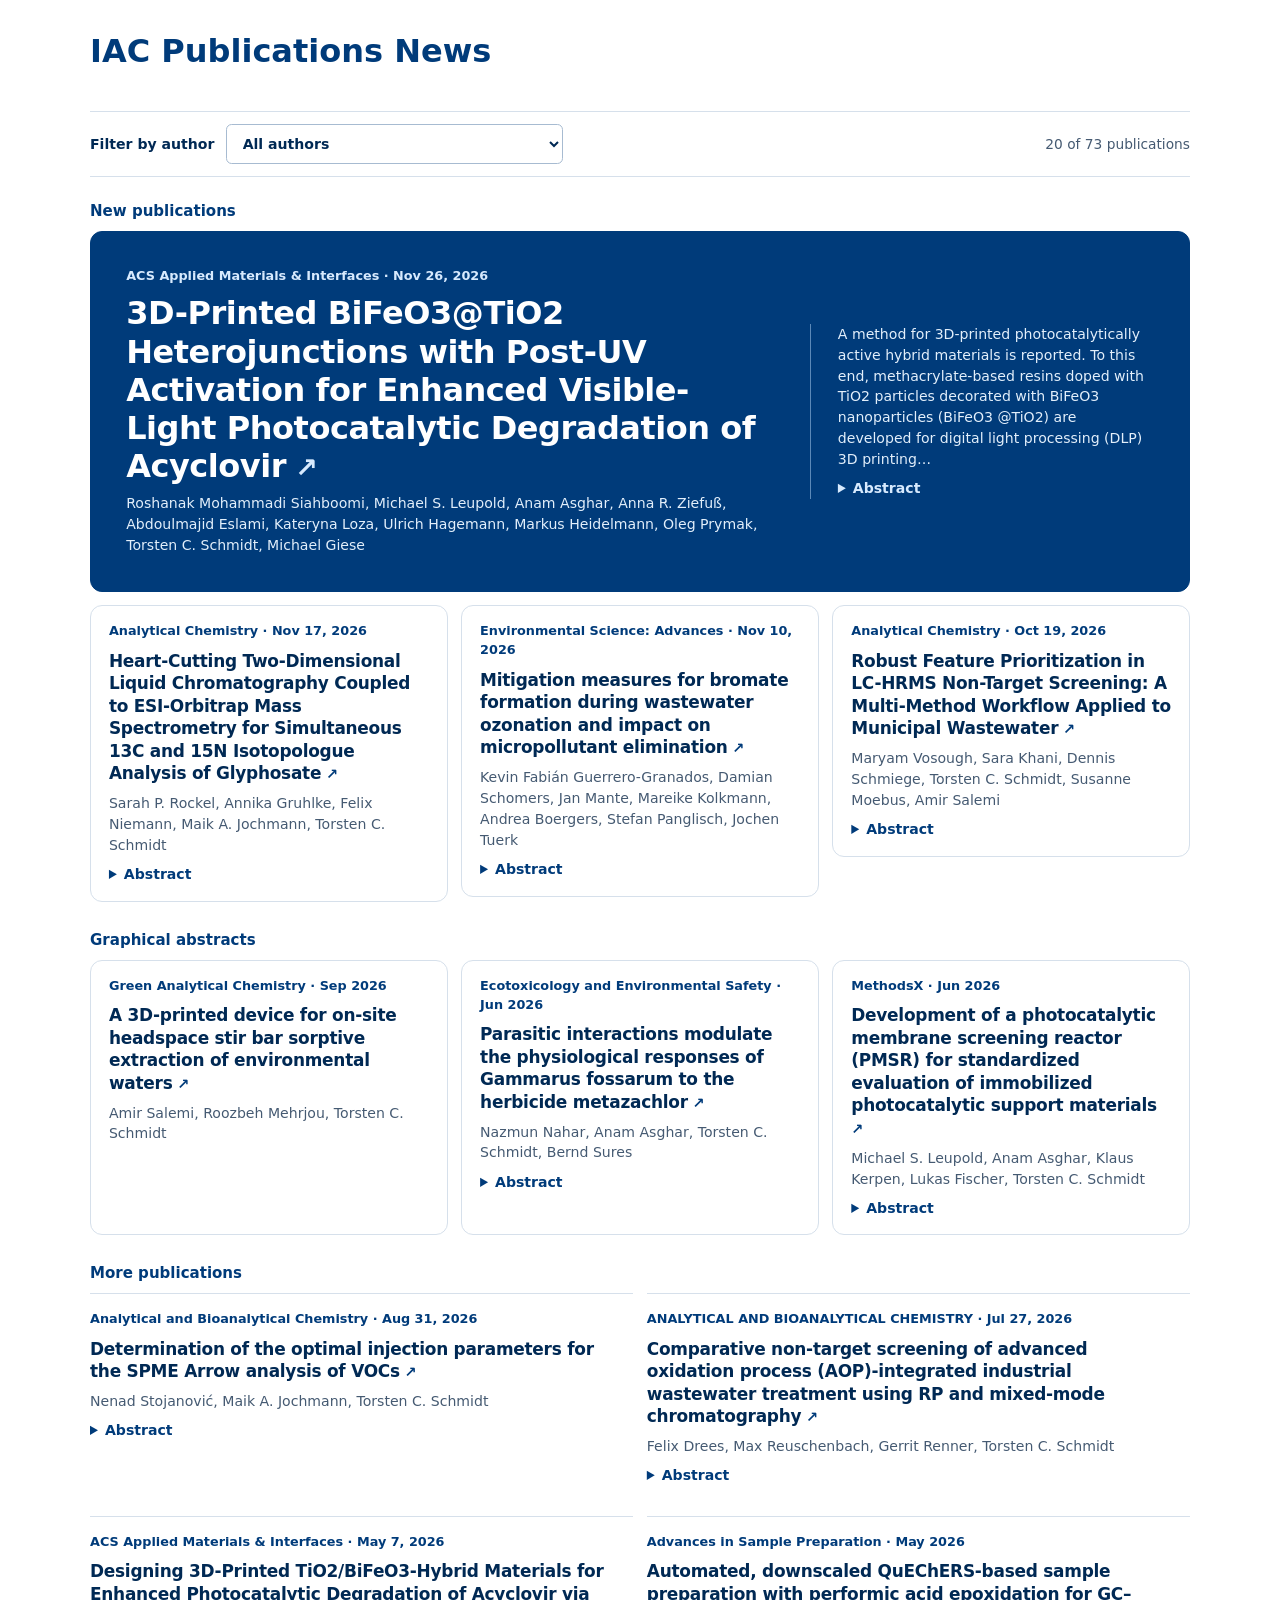
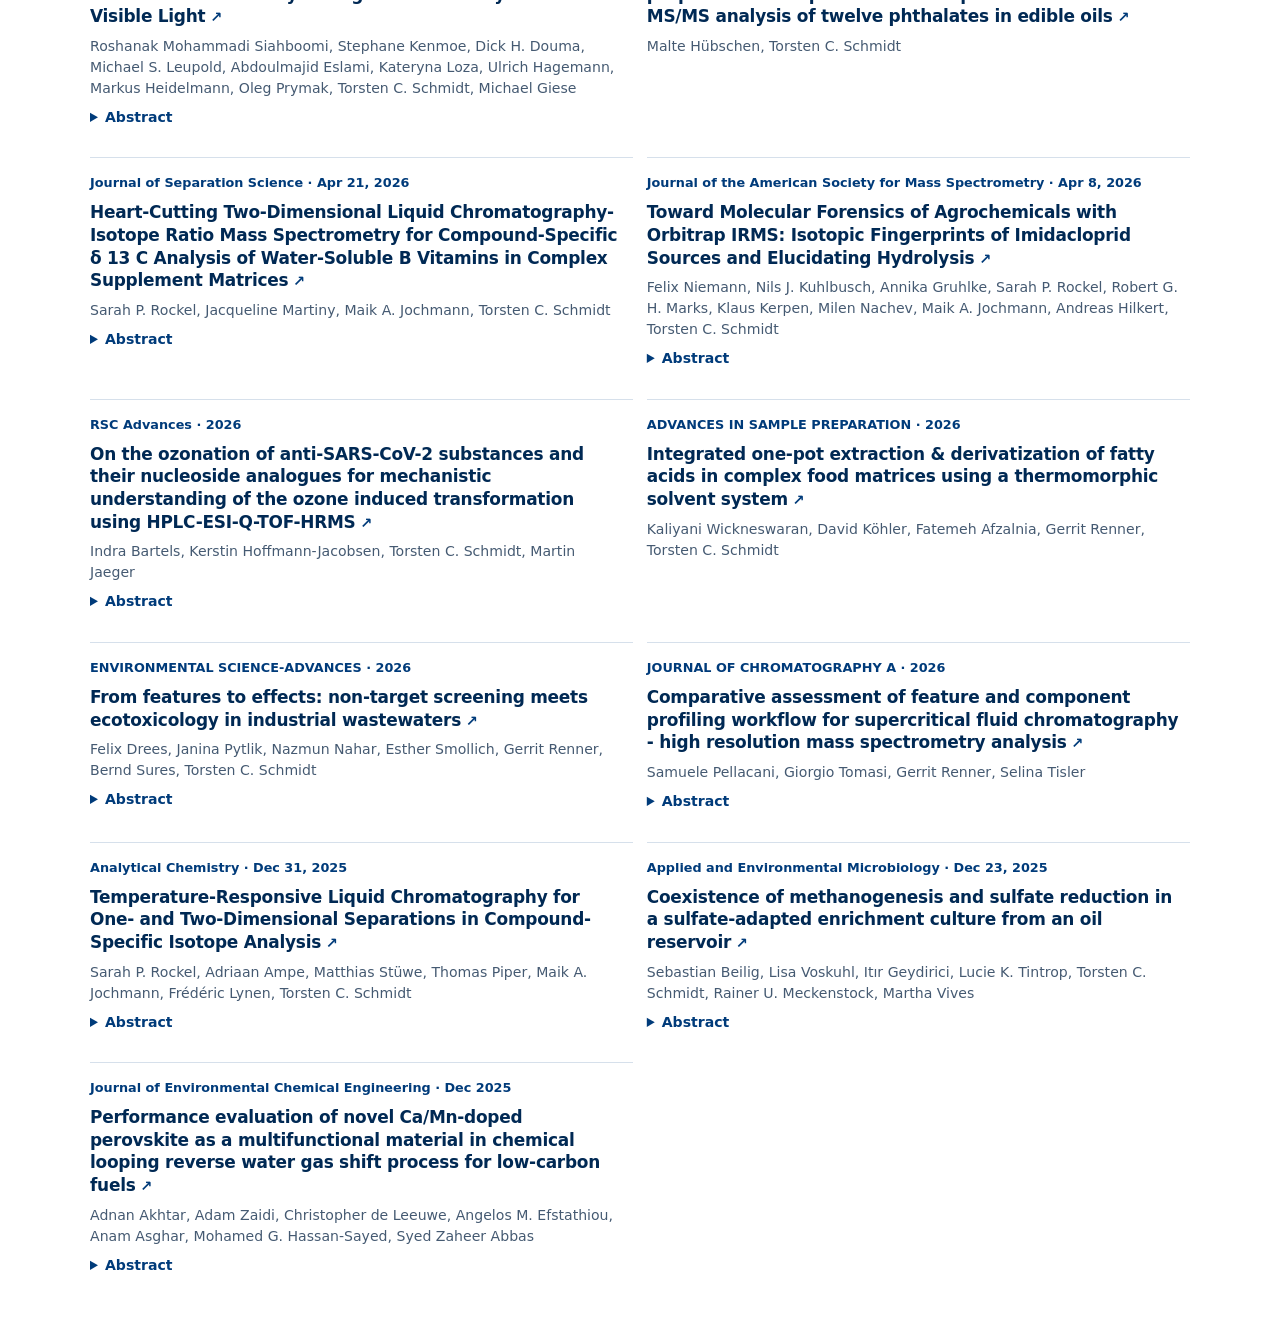
<file: docs/index.html>
<!doctype html>
<html lang="en">
<head>
  <meta charset="utf-8">
  <meta name="viewport" content="width=device-width, initial-scale=1">
  <title>IAC Publications News</title>
  <link rel="stylesheet" href="./publications-widget.css">
  <style>
    body {
      max-width: 1132px;
      box-sizing: border-box;
      margin: 2rem auto;
      padding: 0 1rem;
      font-family: system-ui, -apple-system, BlinkMacSystemFont, "Segoe UI", sans-serif;
    }
    h1 { color: #003b7a; }
  </style>
</head>
<body>
  <main>
    <h1>IAC Publications News</h1>
    <div id="pub-news">Loading publications…</div>
  </main>

  <script>
    window.PUBLICATIONS_WIDGET_CONFIG = {
      dataUrl: "./data/publications.json",
      containerId: "pub-news",
      maxItems: 20,
      featuredCount: 5,
      locale: "en-US",
      language: "en",
      showHeader: false
    };
  </script>
  <script src="./publications-widget.js" defer></script>
</body>
</html>
</file>
<file: docs/publications-widget.css>
/* IAC publications widget. Keep all styles inside the embed. */
.pub-news-widget {
  --pub-ink: #002954;
  --pub-muted: #455a72;
  --pub-accent: #003b7a;
  --pub-line: #d6e0eb;
  --pub-paper: #f2f5f8;
  max-width: 1100px;
  margin-inline: auto;
  color: var(--pub-ink);
  font-family: system-ui, -apple-system, BlinkMacSystemFont, "Segoe UI", sans-serif;
  container-type: inline-size;
}

.pub-news-widget :where(*, *::before, *::after) {
  box-sizing: border-box;
}

.pub-news-widget :where(h2, h3, h4, p, figure) {
  margin: 0;
}

.pub-news-widget :where(a, button, summary, select):focus-visible {
  outline: 2px solid #0668af;
  outline-offset: 3px;
}

.pub-news-header,
.pub-news-toolbar {
  display: flex;
  align-items: baseline;
  justify-content: space-between;
  flex-wrap: wrap;
  gap: .65rem 1rem;
}

.pub-news-header__title {
  margin: 0;
  color: var(--pub-ink);
  font-size: clamp(1.8rem, 4.5cqi, 2.65rem);
  line-height: 1.12;
  letter-spacing: -.045em;
}

.pub-news-toolbar {
  align-items: center;
  justify-content: flex-start;
  margin: 1.25rem 0 1.55rem;
  padding: .75rem 0;
  border-block: 1px solid var(--pub-line);
}

.pub-news-toolbar__filter {
  display: flex;
  flex-wrap: wrap;
  align-items: center;
  gap: .5rem .75rem;
  max-width: 100%;
  font-size: .88rem;
  font-weight: 650;
}

.pub-news-toolbar select {
  max-width: 100%;
  min-height: 2.5rem;
  padding: .35rem 1.85rem .35rem .7rem;
  border: 1px solid #a7bbd1;
  border-radius: .35rem;
  background: #fff;
  color: var(--pub-ink);
  font: inherit;
}

.pub-news-toolbar__count {
  margin-inline-start: auto;
  color: var(--pub-muted);
  font-size: .86rem;
}

.pub-news-results {
  display: grid;
  gap: 1.8rem;
}

.pub-news-section__title {
  margin-block-end: .7rem;
  color: var(--pub-accent);
  font-size: .94rem;
  font-weight: 720;
}

.pub-news-grid {
  display: grid;
  grid-template-columns: repeat(2, minmax(0, 1fr));
  gap: .85rem;
  align-items: start;
}

.pub-news-section--graphical .pub-news-grid {
  grid-template-columns: repeat(3, minmax(0, 1fr));
  align-items: stretch;
}

.pub-card {
  min-width: 0;
  border: 1px solid var(--pub-line);
  border-radius: .75rem;
  color: var(--pub-ink);
  background: #fff;
  overflow-wrap: anywhere;
}

.pub-news-section--rest .pub-card {
  border: 0;
  border-top: 1px solid var(--pub-line);
  border-radius: 0;
}

.pub-card--lead {
  display: grid;
  grid-column: 1 / -1;
  background: #003b7a;
  border-color: #003b7a;
  color: #fff;
  --pub-muted: #e2effb;
  --pub-accent: #d7eafe;
  --pub-line: #5c89b8;
}

.pub-card--lead:has(> .pub-card__graphic) {
  grid-template-columns: minmax(0, 1fr) minmax(0, 1.35fr);
  align-items: center;
}

.pub-card__heading,
.pub-card__excerpt,
.pub-card__body {
  display: grid;
  gap: .52rem;
  align-content: start;
}

.pub-card__body {
  padding: 1rem 1.12rem;
}

.pub-card--lead .pub-card__body {
  gap: .73rem;
  padding: clamp(1.2rem, 3.2cqi, 2.2rem);
}

.pub-news-section--rest .pub-card__body {
  padding-inline: 0 .7rem;
}

.pub-card__title {
  font-size: 1.06rem;
  font-weight: 690;
  line-height: 1.33;
  letter-spacing: -.015em;
  color: inherit;
}

.pub-news-widget .pub-card--lead .pub-card__title {
  color: #fff;
  font-size: clamp(1.38rem, 3.4cqi, 2rem);
  line-height: 1.19;
}

.pub-card__title a {
  color: inherit;
  text-decoration: none;
}

.pub-card__title a:hover {
  text-decoration: underline;
  text-underline-offset: .14em;
}

.pub-card__title a::after {
  content: " ↗";
  color: var(--pub-accent);
  font-size: .85em;
}

.pub-card__meta,
.pub-card__authors,
.pub-card__details,
.pub-card__preview {
  color: var(--pub-muted);
  font-size: .88rem;
  line-height: 1.48;
}

.pub-card__meta {
  color: var(--pub-accent);
  font-size: .8rem;
  font-weight: 700;
}

.pub-card__authors {
  display: flex;
  align-items: center;
  gap: .55rem;
}

.pub-card__portraits {
  display: inline-flex;
  flex: none;
  align-items: center;
}

.pub-card__portrait {
  display: block;
  flex: none;
  box-sizing: border-box;
  width: 2.13rem;
  height: 2.13rem;
  padding: 0;
  overflow: hidden;
  border: 2px solid #fff;
  border-radius: 50%;
  background: var(--pub-paper);
  cursor: pointer;
}

.pub-card__portrait + .pub-card__portrait {
  margin-inline-start: -.53rem;
}

.pub-card--lead .pub-card__portrait {
  border-color: #003b7a;
}

.pub-card__portrait:hover,
.pub-card__portrait:focus-visible {
  z-index: 1;
}

.pub-card__portrait img {
  display: block;
  width: 100%;
  height: 100%;
  object-fit: cover;
  object-position: center 35%;
}

.pub-card__details summary {
  width: fit-content;
  cursor: pointer;
  color: var(--pub-accent);
  font-weight: 650;
}

.pub-card__details p {
  max-width: 72ch;
  margin-block-start: .42rem;
}

.pub-card__preview {
  max-width: 72ch;
}

.pub-card__graphic {
  margin: .6rem .6rem 0;
}

.pub-card--lead .pub-card__graphic {
  margin: .75rem;
}

.pub-card__graphic > a {
  display: block;
  padding: .45rem;
  border-radius: .43rem;
  background: var(--pub-paper);
}

.pub-card__graphic img {
  display: block;
  width: 100%;
  aspect-ratio: 1.7;
  object-fit: contain;
}

.pub-card__graphic figcaption {
  margin-block-start: .22rem;
  color: var(--pub-muted);
  font-size: .72rem;
}

.pub-card__graphic figcaption a {
  color: inherit;
}

.pub-news-status {
  padding: .8rem 1rem;
  border: 1px solid var(--pub-line);
  border-radius: .5rem;
  background: var(--pub-paper);
  color: var(--pub-muted);
}

@container (min-width: 850px) {
  .pub-news-section--featured .pub-news-grid:has(> .pub-card:nth-child(4):last-child) {
    grid-template-columns: repeat(3, minmax(0, 1fr));
  }

  .pub-card--lead:not(:has(> .pub-card__graphic)) .pub-card__body:has(.pub-card__excerpt) {
    grid-template-columns: minmax(0, 1.9fr) minmax(0, 1fr);
    align-items: center;
    gap: clamp(1rem, 3cqi, 2rem);
  }

  .pub-card--lead:not(:has(> .pub-card__graphic)) .pub-card__excerpt {
    padding-inline-start: clamp(1rem, 2.5cqi, 1.65rem);
    border-inline-start: 1px solid var(--pub-line);
  }
}

@container (max-width: 720px) {
  .pub-news-section--graphical .pub-news-grid {
    grid-template-columns: repeat(2, minmax(0, 1fr));
  }
}

@container (max-width: 560px) {
  .pub-news-grid,
  .pub-news-section--graphical .pub-news-grid,
  .pub-card--lead:has(> .pub-card__graphic) {
    grid-template-columns: minmax(0, 1fr);
  }
}

@container (max-width: 440px) {
  .pub-news-toolbar {
    align-items: start;
    flex-direction: column;
    gap: .5rem;
  }

  .pub-news-toolbar__filter,
  .pub-news-toolbar select {
    width: 100%;
  }

  .pub-news-toolbar__count {
    margin-inline-start: 0;
  }
}
</file>
